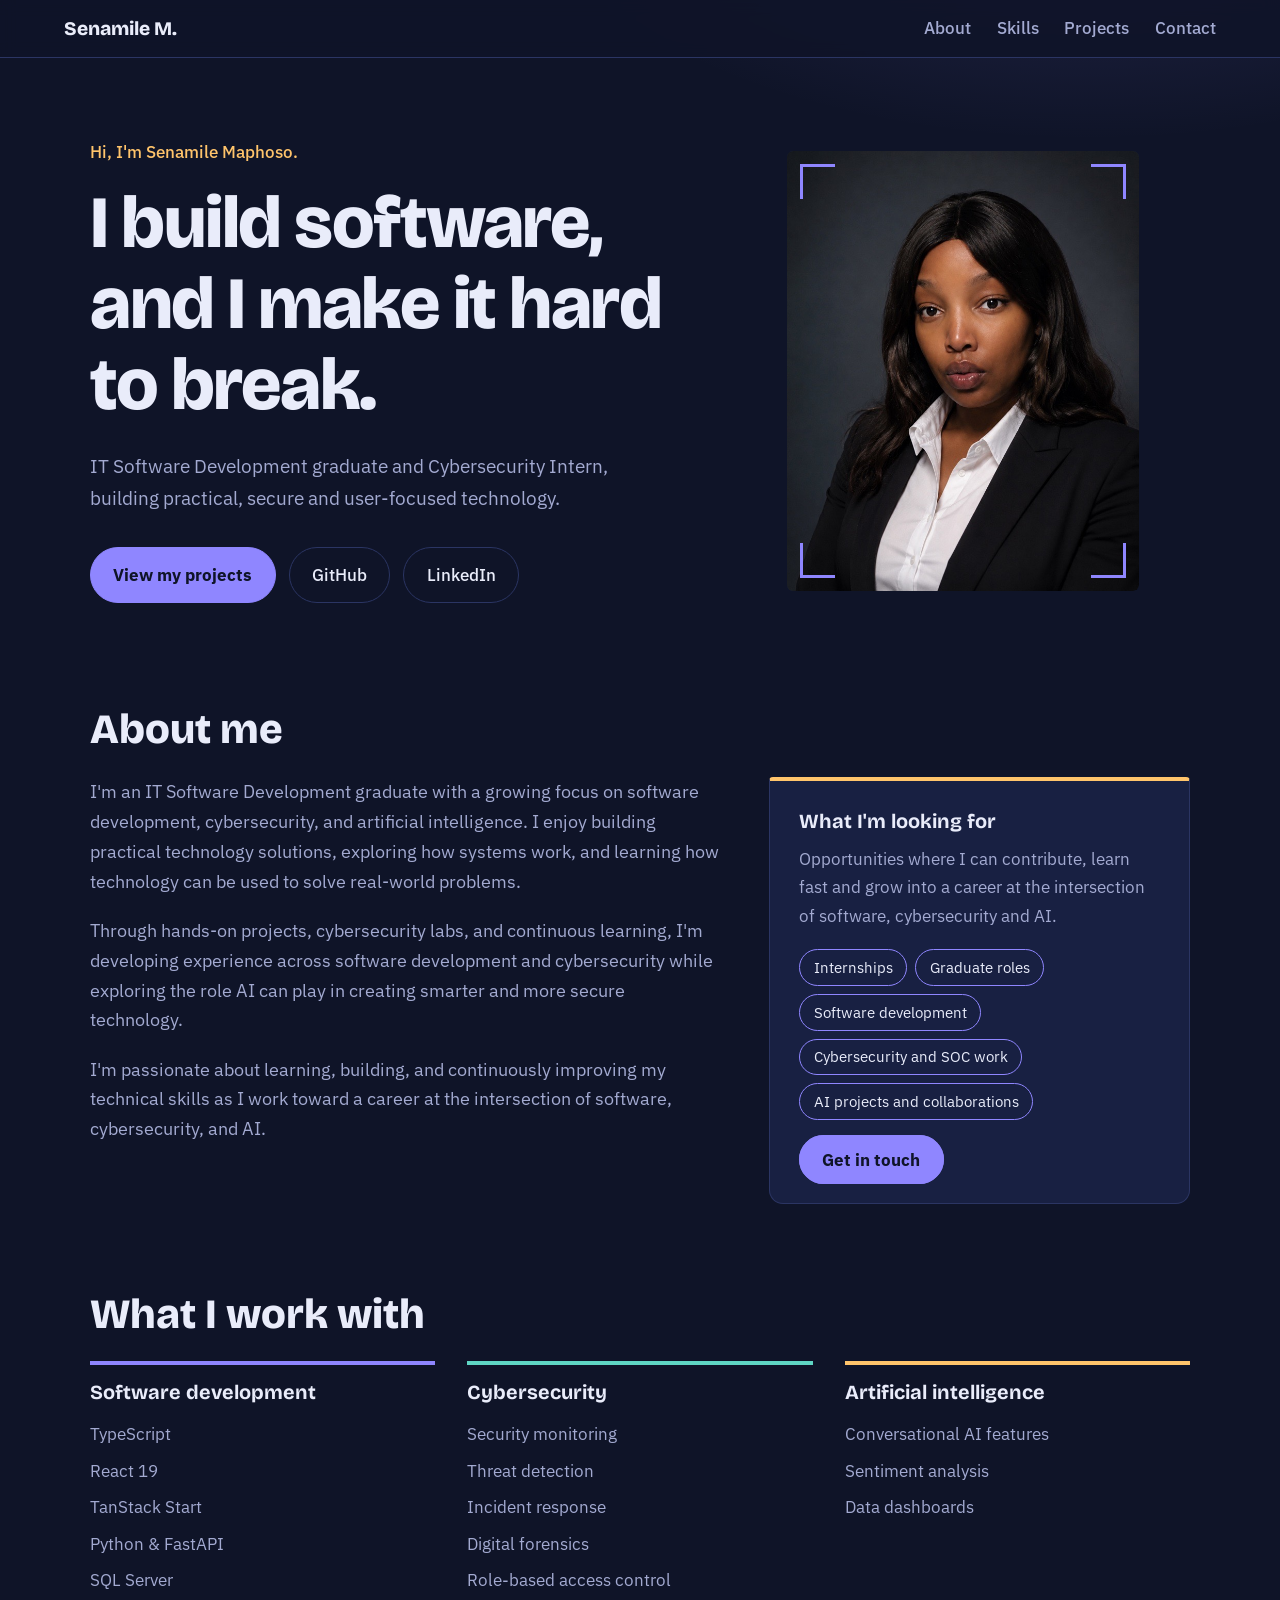
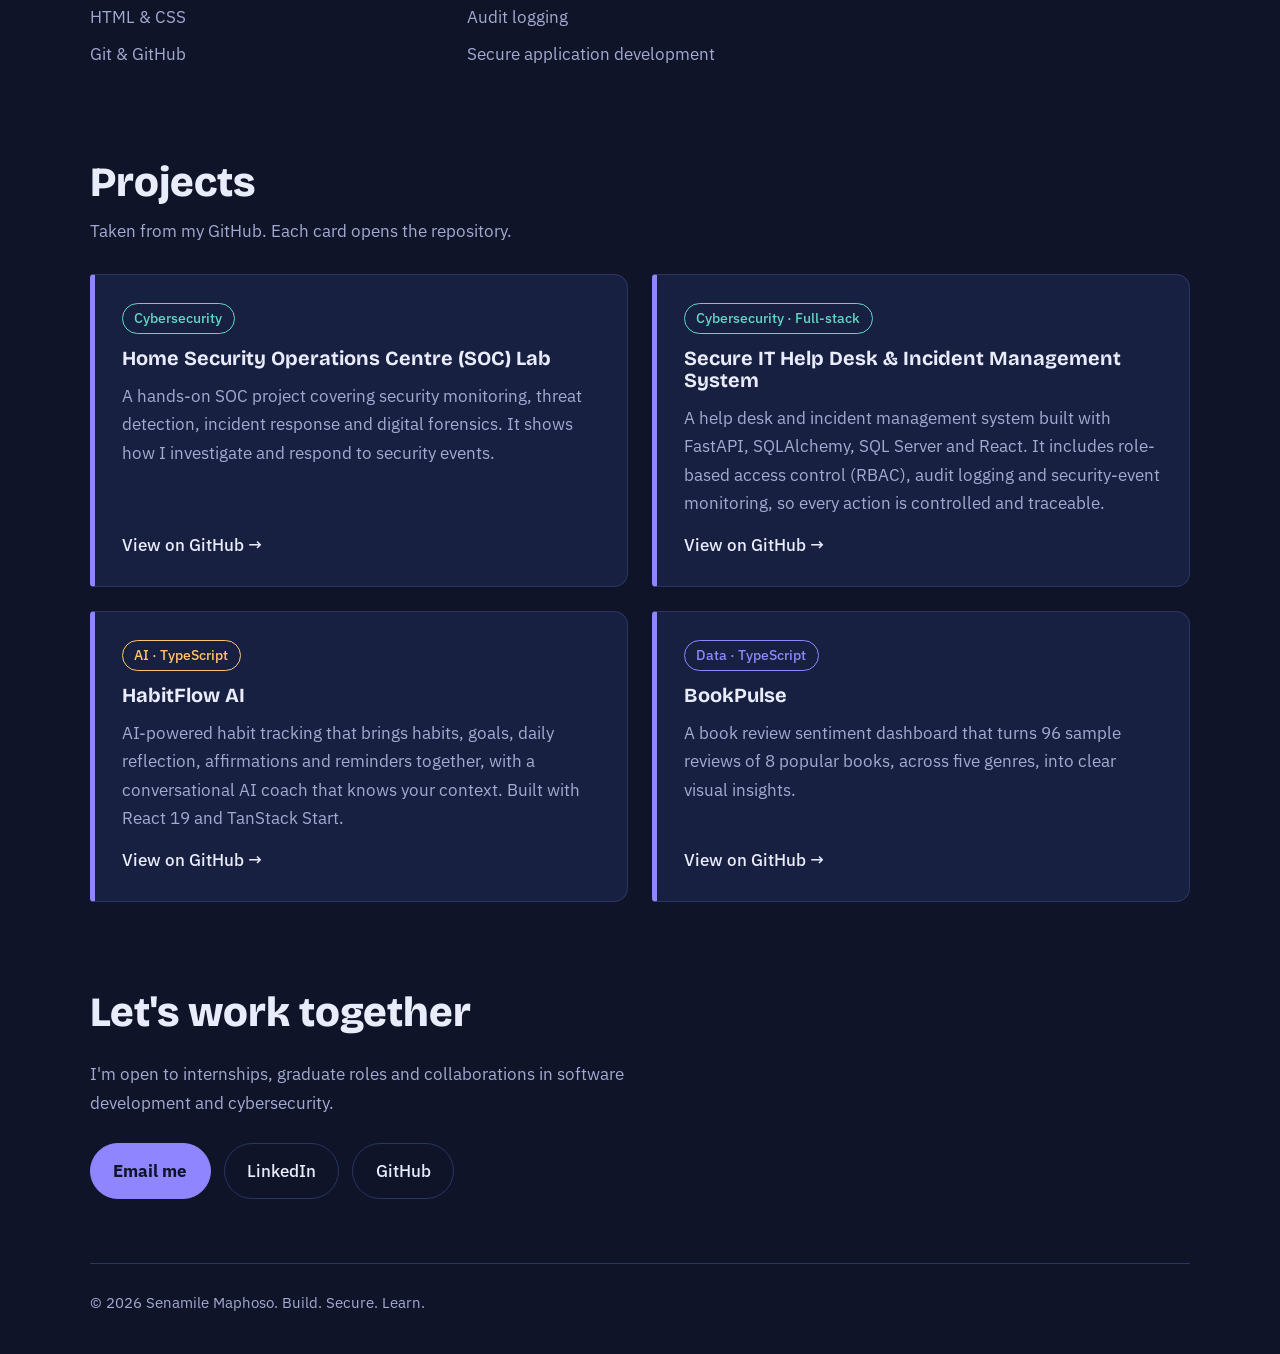
<file: index.html>
<!DOCTYPE html>
<html lang="en">
<head>
  <meta charset="UTF-8">
  <meta name="viewport" content="width=device-width, initial-scale=1">
  <title>Senamile Maphoso | Software Development, Cybersecurity & AI</title>
  <meta name="description" content="Portfolio of Senamile Maphoso, IT Software Development graduate and Cybersecurity Intern.">
  <link rel="preconnect" href="https://fonts.googleapis.com">
  <link rel="preconnect" href="https://fonts.gstatic.com" crossorigin>
  <link href="https://fonts.googleapis.com/css2?family=Bricolage+Grotesque:opsz,wght@12..96,500;12..96,700;12..96,800&family=IBM+Plex+Sans:wght@400;500&display=swap" rel="stylesheet">
  <link rel="stylesheet" href="style.css">
</head>
<body>

  <header class="nav">
    <a class="logo" href="#top">Senamile M.</a>
    <nav>
      <a href="#about">About</a>
      <a href="#skills">Skills</a>
      <a href="#projects">Projects</a>
      <a href="#contact">Contact</a>
    </nav>
  </header>

  <main id="top">

    <!-- HERO -->
    <section class="hero">
      <div class="hero-text">
        <p class="hello">Hi, I'm Senamile Maphoso.</p>
        <h1>I build software, and I make it hard to break.</h1>
        <p class="lead">IT Software Development graduate and Cybersecurity Intern, building practical, secure and user-focused technology.</p>
        <div class="actions">
          <a class="btn primary" href="#projects">View my projects</a>
          <a class="btn" href="https://github.com/Nonhlanhla111" target="_blank" rel="noopener">GitHub</a>
          <a class="btn" href="https://www.linkedin.com/in/senamile-maphoso-052ba9210/" target="_blank" rel="noopener">LinkedIn</a>
        </div>
      </div>

      <!-- PHOTO: saved as images/profile.jpg -->
      <div class="photo">
        <span class="corner tl"></span><span class="corner tr"></span>
        <span class="corner bl"></span><span class="corner br"></span>
        <div class="photo-empty">
          <strong>Your photo goes here</strong>
          <span>Save it as <code>images/profile.jpg</code></span>
        </div>
        <img src="images/profile.jpg" alt="Portrait of Senamile Maphoso" onerror="this.remove()">
      </div>
    </section>

    <!-- ABOUT -->
    <section id="about" class="section">
      <h2>About me</h2>
      <div class="about-wrap">

        <div class="about-text">
          <p>I'm an IT Software Development graduate with a growing focus on software development, cybersecurity, and artificial intelligence. I enjoy building practical technology solutions, exploring how systems work, and learning how technology can be used to solve real-world problems.</p>
          <p>Through hands-on projects, cybersecurity labs, and continuous learning, I'm developing experience across software development and cybersecurity while exploring the role AI can play in creating smarter and more secure technology.</p>
          <p>I'm passionate about learning, building, and continuously improving my technical skills as I work toward a career at the intersection of software, cybersecurity, and AI.</p>
        </div>

        <aside class="looking-for">
          <h3>What I'm looking for</h3>
          <p>Opportunities where I can contribute, learn fast and grow into a career at the intersection of software, cybersecurity and AI.</p>
          <ul>
            <li>Internships</li>
            <li>Graduate roles</li>
            <li>Software development</li>
            <li>Cybersecurity and SOC work</li>
            <li>AI projects and collaborations</li>
          </ul>
          <a class="btn primary" href="#contact">Get in touch</a>
        </aside>

      </div>
    </section>

    <!-- SKILLS (edit these lists to match what you know) -->
    <section id="skills" class="section">
      <h2>What I work with</h2>
      <div class="skills">
        <div class="skill dev">
          <h3>Software development</h3>
          <ul>
            <li>TypeScript</li>
            <li>React 19</li>
            <li>TanStack Start</li>
            <li>Python &amp; FastAPI</li>
            <li>SQL Server</li>
            <li>HTML &amp; CSS</li>
            <li>Git &amp; GitHub</li>
          </ul>
        </div>
        <div class="skill sec">
          <h3>Cybersecurity</h3>
          <ul>
            <li>Security monitoring</li>
            <li>Threat detection</li>
            <li>Incident response</li>
            <li>Digital forensics</li>
            <li>Role-based access control</li>
            <li>Audit logging</li>
            <li>Secure application development</li>
          </ul>
        </div>
        <div class="skill ai">
          <h3>Artificial intelligence</h3>
          <ul>
            <li>Conversational AI features</li>
            <li>Sentiment analysis</li>
            <li>Data dashboards</li>
          </ul>
        </div>
      </div>
    </section>

    <!-- PROJECTS -->
    <section id="projects" class="section">
      <h2>Projects</h2>
      <p class="section-note">Taken from my GitHub. Each card opens the repository.</p>

      <div class="projects">
        <a class="project" href="https://github.com/Nonhlanhla111/Home-Security-Operations-Centre-SOC-Lab" target="_blank" rel="noopener">
          <span class="tag sec">Cybersecurity</span>
          <h3>Home Security Operations Centre (SOC) Lab</h3>
          <p>A hands-on SOC project covering security monitoring, threat detection, incident response and digital forensics. It shows how I investigate and respond to security events.</p>
          <span class="go">View on GitHub</span>
        </a>

        <a class="project" href="https://github.com/Nonhlanhla111/securehelpdesk" target="_blank" rel="noopener">
          <span class="tag sec">Cybersecurity · Full-stack</span>
          <h3>Secure IT Help Desk &amp; Incident Management System</h3>
          <p>A help desk and incident management system built with FastAPI, SQLAlchemy, SQL Server and React. It includes role-based access control (RBAC), audit logging and security-event monitoring, so every action is controlled and traceable.</p>
          <span class="go">View on GitHub</span>
        </a>

        <a class="project" href="https://github.com/Nonhlanhla111/habitflow-ai" target="_blank" rel="noopener">
          <span class="tag ai">AI · TypeScript</span>
          <h3>HabitFlow AI</h3>
          <p>AI-powered habit tracking that brings habits, goals, daily reflection, affirmations and reminders together, with a conversational AI coach that knows your context. Built with React 19 and TanStack Start.</p>
          <span class="go">View on GitHub</span>
        </a>

        <a class="project" href="https://github.com/Nonhlanhla111/sentiment-storyteller" target="_blank" rel="noopener">
          <span class="tag dev">Data · TypeScript</span>
          <h3>BookPulse</h3>
          <p>A book review sentiment dashboard that turns 96 sample reviews of 8 popular books, across five genres, into clear visual insights.</p>
          <span class="go">View on GitHub</span>
        </a>
      </div>
    </section>

    <!-- CONTACT -->
    <section id="contact" class="section contact">
      <h2>Let's work together</h2>
      <p>I'm open to internships, graduate roles and collaborations in software development and cybersecurity.</p>
      <div class="actions">
        <!-- Replace with your real email address -->
        <a class="btn primary" href="mailto:your.email@example.com">Email me</a>
        <a class="btn" href="https://www.linkedin.com/in/senamile-maphoso-052ba9210/" target="_blank" rel="noopener">LinkedIn</a>
        <a class="btn" href="https://github.com/Nonhlanhla111" target="_blank" rel="noopener">GitHub</a>
      </div>
    </section>
  </main>

  <footer>
    <p>&copy; 2026 Senamile Maphoso. Build. Secure. Learn.</p>
  </footer>

</body>
</html>
</file>
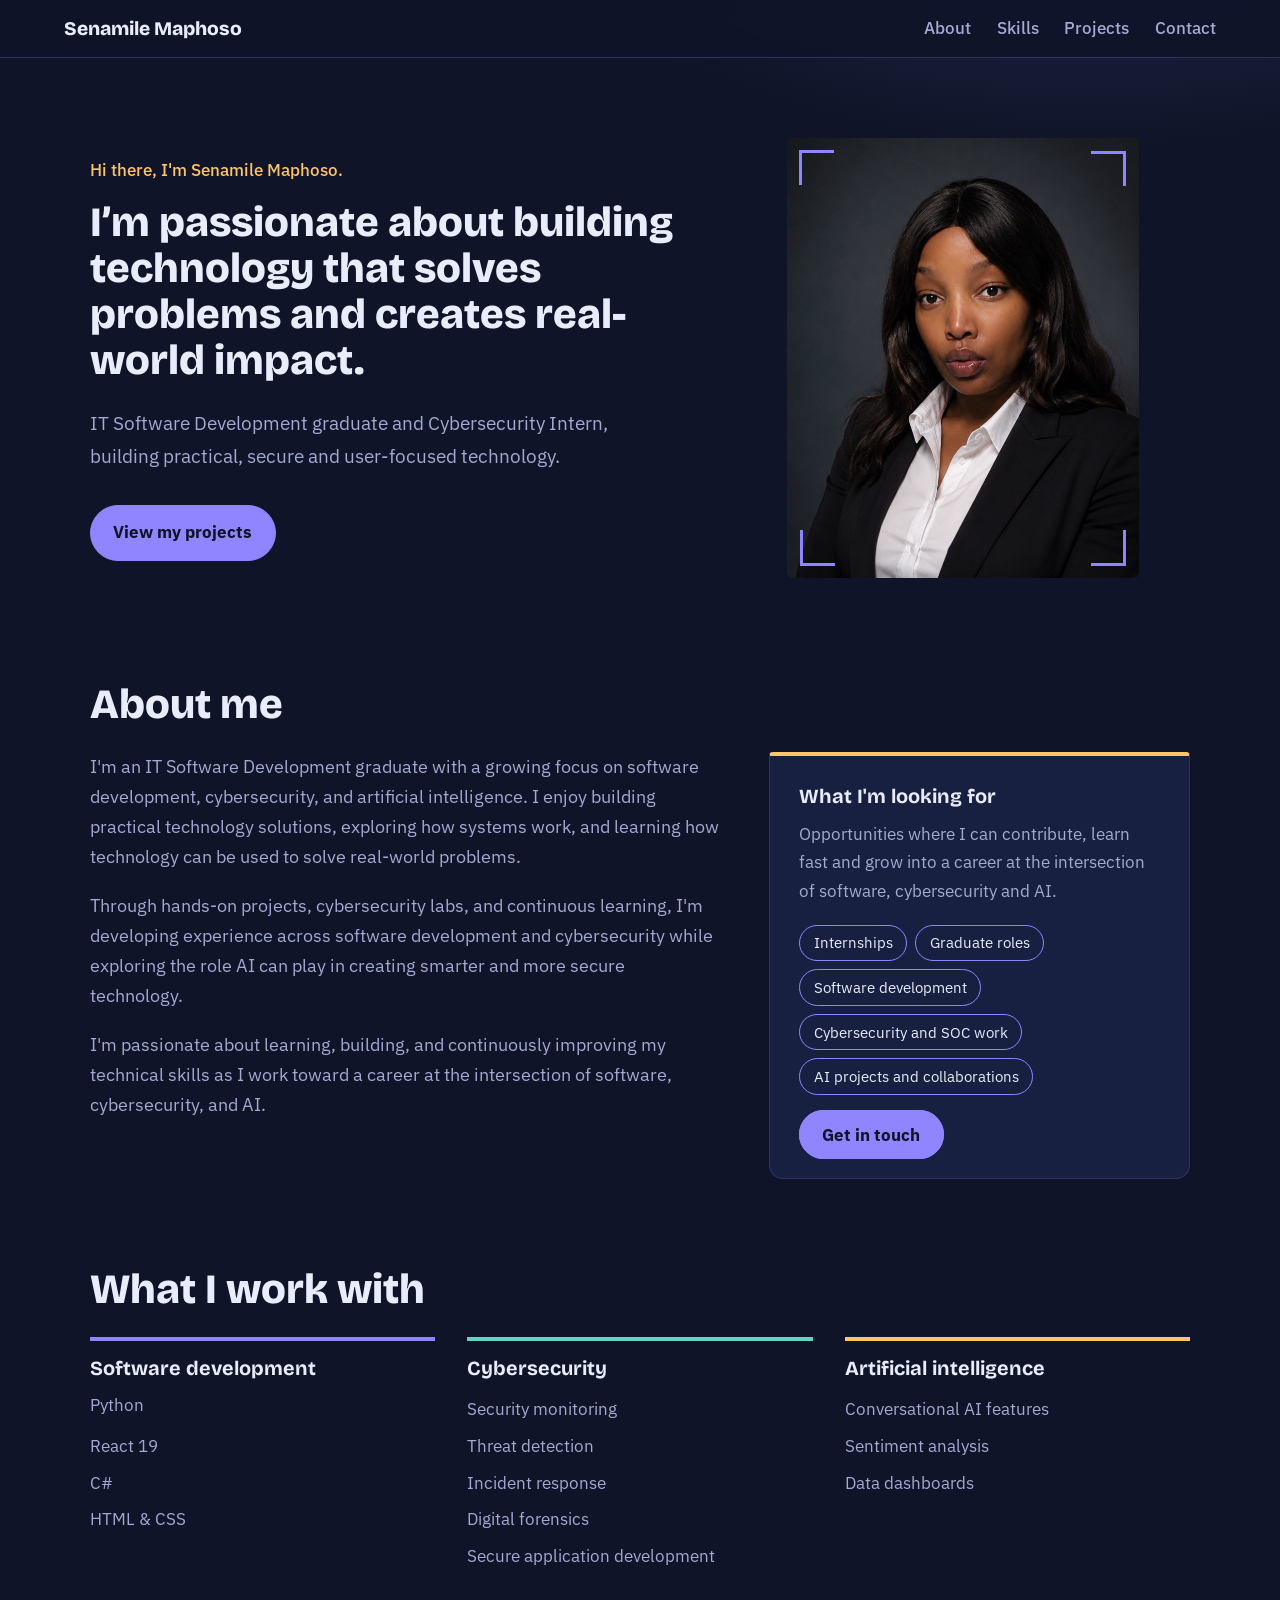
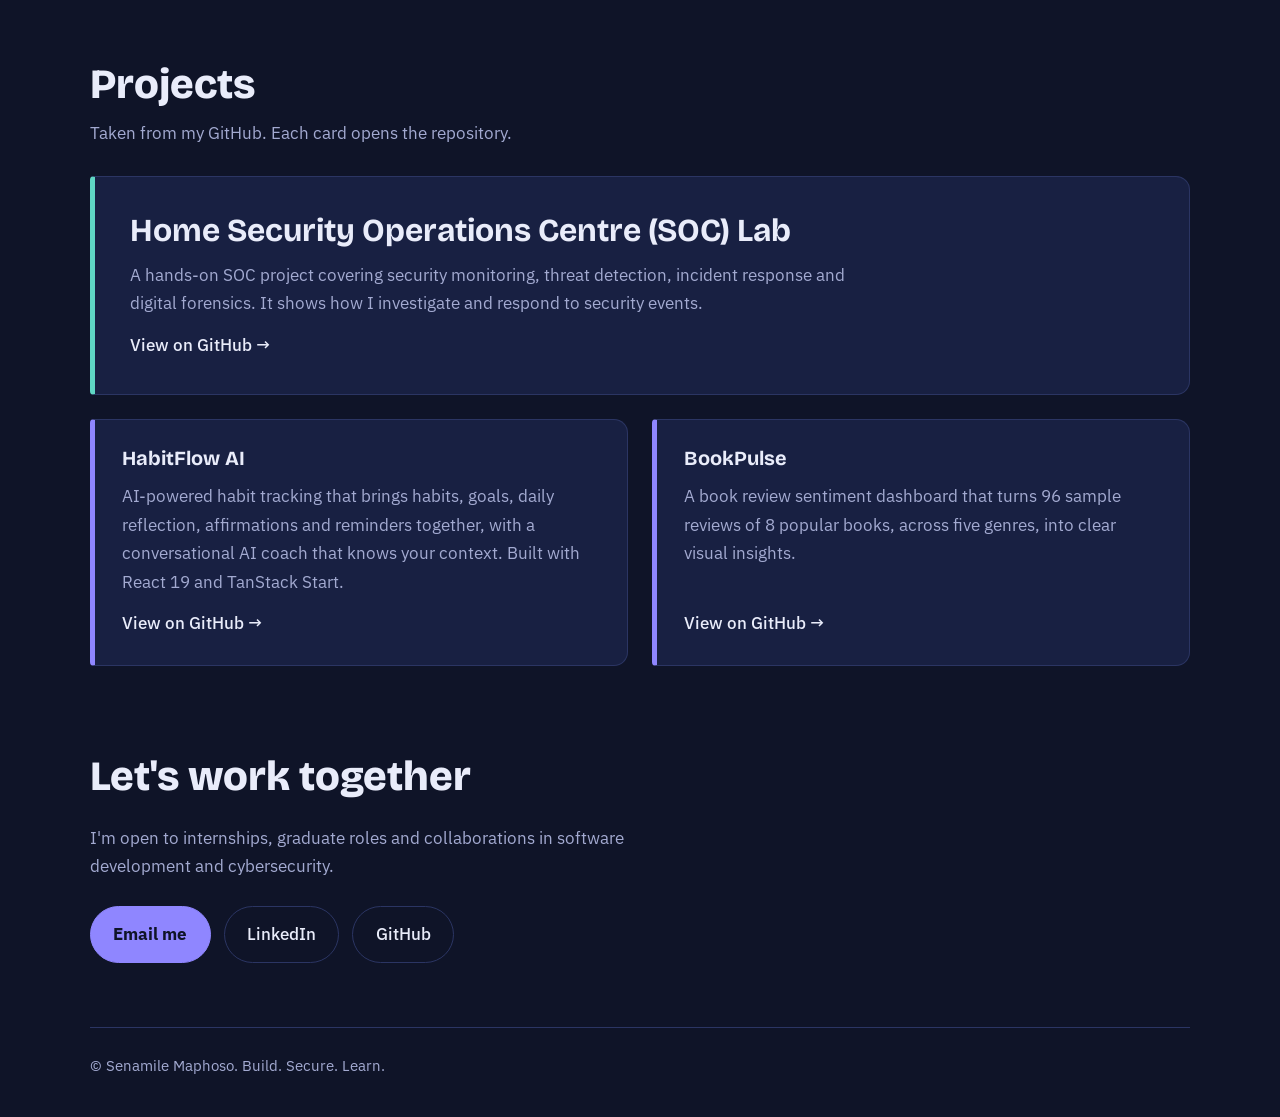
<file: portfolio/index.html>
<!DOCTYPE html>
<html lang="en">
<head>
  <meta charset="UTF-8">
  <meta name="viewport" content="width=device-width, initial-scale=1">
  <title>Senamile Maphoso | Software Development, Cybersecurity & AI</title>
  <meta name="description" content="Portfolio of Senamile Maphoso, IT Software Development graduate and Cybersecurity Intern.">
  <link rel="preconnect" href="https://fonts.googleapis.com">
  <link rel="preconnect" href="https://fonts.gstatic.com" crossorigin>
  <link href="https://fonts.googleapis.com/css2?family=Bricolage+Grotesque:opsz,wght@12..96,500;12..96,700;12..96,800&family=IBM+Plex+Sans:wght@400;500&display=swap" rel="stylesheet">
  <link rel="stylesheet" href="style.css">
</head>
<body>

  <header class="nav">
    <a class="logo" href="#top">Senamile Maphoso</a>
    <nav>
      <a href="#about">About</a>
      <a href="#skills">Skills</a>
      <a href="#projects">Projects</a>
      <a href="#contact">Contact</a>
    </nav>
  </header>

  <main id="top">

    <!-- HERO -->
    <section class="hero">
      <div class="hero-text">
        <p class="hello">Hi there, I'm Senamile Maphoso.</p>
        <h2>I’m passionate about building technology that solves problems and creates real-world impact.</h2>
        <p class="lead">IT Software Development graduate and Cybersecurity Intern, building practical, secure and user-focused technology.</p>
        <div class="actions">
          <a class="btn primary" href="#projects">View my projects</a>
          
        </div>
      </div>

      <div class="photo">
        <span class="corner tl"></span><span class="corner tr"></span>
        <span class="corner bl"></span><span class="corner br"></span>
        <div class="photo-empty">
          <strong>Your photo goes here</strong>
          <span>Save it as <code>images/profile.jpg</code></span>
        </div>
        <img src="images/profile.jpg" alt="Portrait of Senamile Maphoso" onerror="this.remove()">
      </div>
    </section>

    <!-- ABOUT -->
    <section id="about" class="section">
  <h2>About me</h2>
  <div class="about-wrap">

    <div class="about-text">
      <p>I'm an IT Software Development graduate with a growing focus on software development, cybersecurity, and artificial intelligence. I enjoy building practical technology solutions, exploring how systems work, and learning how technology can be used to solve real-world problems.</p>
      <p>Through hands-on projects, cybersecurity labs, and continuous learning, I'm developing experience across software development and cybersecurity while exploring the role AI can play in creating smarter and more secure technology.</p>
      <p>I'm passionate about learning, building, and continuously improving my technical skills as I work toward a career at the intersection of software, cybersecurity, and AI.</p>
    </div>

    <aside class="looking-for">
      <h3>What I'm looking for</h3>
      <p>Opportunities where I can contribute, learn fast and grow into a career at the intersection of software, cybersecurity and AI.</p>
      <ul>
        <li>Internships</li>
        <li>Graduate roles</li>
        <li>Software development</li>
        <li>Cybersecurity and SOC work</li>
        <li>AI projects and collaborations</li>
      </ul>
      <a class="btn primary" href="#contact">Get in touch</a>
    </aside>

  </div>
</section>

    <!-- SKILLS (edit these lists to match what you know) -->
    <section id="skills" class="section">
      <h2>What I work with</h2>
      <div class="skills">
        <div class="skill dev">
          <h3>Software development</h3>
          <ul>Python<li></li><li>React 19</li><li>C#</li><li>HTML &amp; CSS</li></ul>
        </div>
        <div class="skill sec">
          <h3>Cybersecurity</h3>
          <ul><li>Security monitoring</li><li>Threat detection</li><li>Incident response</li><li>Digital forensics</li><li>Secure application development</li></ul>
        </div>
        <div class="skill ai">
          <h3>Artificial intelligence</h3>
          <ul><li>Conversational AI features</li><li>Sentiment analysis</li><li>Data dashboards</li></ul>
        </div>
      </div>
    </section>

    <!-- PROJECTS -->
    <section id="projects" class="section">
      <h2>Projects</h2>
      <p class="section-note">Taken from my GitHub. Each card opens the repository.</p>

      <div class="projects">
        <a class="project featured" href="https://github.com/Nonhlanhla111/Home-Security-Operations-Centre-SOC-Lab" target="_blank" rel="noopener">
  
          <h3>Home Security Operations Centre (SOC) Lab</h3>
          <p>A hands-on SOC project covering security monitoring, threat detection, incident response and digital forensics. It shows how I investigate and respond to security events.</p>
          <span class="go">View on GitHub</span>
        </a>

        <a class="project" href="https://github.com/Nonhlanhla111/habitflow-ai" target="_blank" rel="noopener">
      
          <h3>HabitFlow AI</h3>
          <p>AI-powered habit tracking that brings habits, goals, daily reflection, affirmations and reminders together, with a conversational AI coach that knows your context. Built with React 19 and TanStack Start.</p>
          <span class="go">View on GitHub</span>
        </a>

        <a class="project" href="https://github.com/Nonhlanhla111/sentiment-storyteller" target="_blank" rel="noopener">
        
          <h3>BookPulse</h3>
          <p>A book review sentiment dashboard that turns 96 sample reviews of 8 popular books, across five genres, into clear visual insights.</p>
          <span class="go">View on GitHub</span>
        </a>
      </div>
    </section>

    <!-- CONTACT -->
    <section id="contact" class="section contact">
      <h2>Let's work together</h2>
      <p>I'm open to internships, graduate roles and collaborations in software development and cybersecurity.</p>
      <div class="actions">
        <!-- Replace with your real email address -->
        <a class="btn primary" href="mailto:senamilemaphoso8@gmail.com">Email me</a>
        <a class="btn" href="https://www.linkedin.com/in/senamile-maphoso-052ba9210/" target="_blank" rel="noopener">LinkedIn</a>
        <a class="btn" href="https://github.com/Nonhlanhla111" target="_blank" rel="noopener">GitHub</a>
      </div>
    </section>
  </main>

  <footer>
    <p>&copy; Senamile Maphoso. Build. Secure. Learn.</p>
  </footer>

</body>
</html>
</file>
<file: style.css>
/* ---------- Tokens: change colours here and the whole site updates ---------- */
:root {
  --ink: #0f1428;
  --panel: #182042;
  --line: #2b3563;
  --text: #e9ecfa;
  --muted: #a3aad1;
  --violet: #8f86ff;
  --amber: #ffc46b;
  --teal: #5fd6c4;
  --display: "Bricolage Grotesque", "Segoe UI", system-ui, sans-serif;
  --body: "IBM Plex Sans", "Segoe UI", system-ui, sans-serif;
}

* { box-sizing: border-box; margin: 0; }
html { scroll-behavior: smooth; scroll-padding-top: 5rem; }
body {
  background: var(--ink);
  background-image: radial-gradient(60rem 30rem at 85% -5%, rgba(143,134,255,.18), transparent 60%);
  color: var(--text);
  font: 400 1.05rem/1.7 var(--body);
}
a { color: inherit; text-decoration: none; }
:focus-visible { outline: 3px solid var(--amber); outline-offset: 3px; }

/* ---------- Nav ---------- */
.nav {
  position: sticky; top: 0; z-index: 10;
  display: flex; justify-content: space-between; align-items: center;
  padding: .9rem clamp(1.25rem, 5vw, 4rem);
  background: rgba(15,20,40,.88); backdrop-filter: blur(8px);
  border-bottom: 1px solid var(--line);
}
.logo { font: 800 1.2rem var(--display); }
.nav nav { display: flex; gap: 1.6rem; }
.nav nav a { color: var(--muted); font-weight: 500; }
.nav nav a:hover { color: var(--text); }

/* ---------- Layout ---------- */
.hero, .section, footer {
  width: min(1100px, 100% - 2.5rem);
  margin-inline: auto;
}
.section { padding: 4.5rem 0 1rem; }
h1, h2, h3 { font-family: var(--display); line-height: 1.1; }
h2 { font-size: clamp(1.9rem, 4vw, 2.6rem); font-weight: 800; margin-bottom: 1.5rem; }
h3 { font-size: 1.25rem; font-weight: 700; }

/* ---------- Hero ---------- */
.hero {
  display: grid; grid-template-columns: 1.3fr 1fr; gap: 3.5rem;
  align-items: center; padding: 5rem 0 2rem;
}
.hello { color: var(--amber); font-weight: 500; margin-bottom: 1rem; }
h1 { font-size: clamp(2.6rem, 6.5vw, 4.6rem); font-weight: 800; letter-spacing: -.02em; }
.lead { color: var(--muted); font-size: 1.2rem; max-width: 34rem; margin: 1.5rem 0 2rem; }
.actions { display: flex; flex-wrap: wrap; gap: .8rem; }
.btn {
  padding: .8rem 1.4rem; border-radius: 999px; font-weight: 500;
  border: 1.5px solid var(--line); transition: background .2s, border-color .2s;
}
.btn:hover { border-color: var(--violet); background: rgba(143,134,255,.12); }
.btn.primary { background: var(--violet); border-color: var(--violet); color: var(--ink); font-weight: 700; }
.btn.primary:hover { background: #a59eff; }

/* Photo frame with scanner-style corners */
.photo {
  position: relative; aspect-ratio: 4 / 5; max-width: 22rem; width: 100%;
  justify-self: center; background: var(--panel); overflow: hidden;
  border-radius: 6px;
}
.photo img {
  position: absolute; inset: 0; width: 100%; height: 100%;
  object-fit: cover; object-position: center 18%;
}
.photo-empty {
  position: absolute; inset: 0; display: grid; place-content: center;
  text-align: center; gap: .4rem; padding: 1.5rem; color: var(--muted);
  background: repeating-linear-gradient(45deg, transparent 0 14px, rgba(143,134,255,.07) 14px 15px);
}
.photo-empty strong { color: var(--text); font-family: var(--display); font-size: 1.3rem; }
code { color: var(--amber); font-size: .95em; }
.corner { position: absolute; width: 2.2rem; height: 2.2rem; z-index: 2; border: 0 solid var(--violet); }
.tl { top: .8rem; left: .8rem; border-top-width: 3px; border-left-width: 3px; }
.tr { top: .8rem; right: .8rem; border-top-width: 3px; border-right-width: 3px; }
.bl { bottom: .8rem; left: .8rem; border-bottom-width: 3px; border-left-width: 3px; }
.br { bottom: .8rem; right: .8rem; border-bottom-width: 3px; border-right-width: 3px; }

/* ---------- About me ---------- */
.about-wrap {
  display: grid;
  grid-template-columns: 1.5fr 1fr;
  gap: 3rem;
  align-items: start;
}
.about-text p { color: var(--muted); font-size: 1.1rem; max-width: 40rem; }
.about-text p + p { margin-top: 1.2rem; }

.looking-for {
  background: var(--panel);
  border: 1px solid var(--line);
  border-top: 4px solid var(--amber);
  border-radius: 4px 4px 14px 14px;
  padding: 1.8rem;
}
.looking-for p { color: var(--muted); margin: .8rem 0 1.2rem; }
.looking-for ul { list-style: none; padding: 0; display: flex; flex-wrap: wrap; gap: .5rem; margin-bottom: 1.6rem; }
.looking-for li {
  padding: .3rem .85rem;
  border: 1px solid var(--violet);
  border-radius: 999px;
  font-size: .92rem;
  color: var(--text);
}

/* ---------- Skills ---------- */
.skills { display: grid; grid-template-columns: repeat(3, 1fr); gap: 2rem; }
.skill { border-top: 4px solid var(--c); padding-top: 1rem; }
.skill.dev { --c: var(--violet); }
.skill.sec { --c: var(--teal); }
.skill.ai  { --c: var(--amber); }
.skill ul { list-style: none; padding: 0; margin-top: .8rem; color: var(--muted); }
.skill li { padding: .25rem 0; }

/* ---------- Projects ---------- */
.section-note { color: var(--muted); margin: -.8rem 0 1.8rem; }
.projects { display: grid; grid-template-columns: 1fr 1fr; gap: 1.5rem; }
.project {
  display: flex; flex-direction: column; gap: .8rem; padding: 1.7rem;
  background: var(--panel); border: 1px solid var(--line);
  border-left: 5px solid var(--violet); border-radius: 4px 14px 14px 4px;
  transition: border-color .2s, transform .2s;
}
.project:hover { border-color: var(--violet); transform: translateY(-3px); }
.project p { color: var(--muted); max-width: 46rem; }
.tag { align-self: flex-start; font-size: .85rem; font-weight: 500; padding: .2rem .7rem; border-radius: 999px; border: 1px solid currentColor; }
.tag.sec { color: var(--teal); } .tag.ai { color: var(--amber); } .tag.dev { color: var(--violet); }
.go { margin-top: auto; font-weight: 500; color: var(--text); }
.go::after { content: " \2192"; }

/* ---------- Contact & footer ---------- */
.contact { text-align: left; padding-bottom: 4rem; }
.contact p { color: var(--muted); max-width: 36rem; margin-bottom: 1.6rem; }
footer { border-top: 1px solid var(--line); padding: 1.6rem 0 2.4rem; color: var(--muted); font-size: .95rem; }

/* ---------- One page-load moment: hero reveal ---------- */
@keyframes rise { from { opacity: 0; transform: translateY(18px); } to { opacity: 1; transform: none; } }
.hero-text > * { animation: rise .7s both; }
.hero-text > :nth-child(2) { animation-delay: .1s; }
.hero-text > :nth-child(3) { animation-delay: .2s; }
.hero-text > :nth-child(4) { animation-delay: .3s; }
.photo { animation: rise .8s .25s both; }

@media (prefers-reduced-motion: reduce) {
  html { scroll-behavior: auto; }
  * { animation: none !important; transition: none !important; }
}

/* ---------- Responsive ---------- */
@media (max-width: 800px) {
  .hero, .about-wrap, .skills, .projects { grid-template-columns: 1fr; }
  .hero { padding-top: 3rem; gap: 2.5rem; }
  .about-wrap { gap: 2rem; }
  .photo { max-width: 17rem; }
  .nav nav { gap: 1rem; font-size: .95rem; }
}
</file>
<file: portfolio/style.css>
/* ---------- Tokens: change colours here and the whole site updates ---------- */
:root {
  --ink: #0f1428;
  --panel: #182042;
  --line: #2b3563;
  --text: #e9ecfa;
  --muted: #a3aad1;
  --violet: #8f86ff;
  --amber: #ffc46b;
  --teal: #5fd6c4;
  --display: "Bricolage Grotesque", "Segoe UI", system-ui, sans-serif;
  --body: "IBM Plex Sans", "Segoe UI", system-ui, sans-serif;
}

* { box-sizing: border-box; margin: 0; }
html { scroll-behavior: smooth; scroll-padding-top: 5rem; }
body {
  background: var(--ink);
  background-image: radial-gradient(60rem 30rem at 85% -5%, rgba(143,134,255,.18), transparent 60%);
  color: var(--text);
  font: 400 1.05rem/1.7 var(--body);
}
a { color: inherit; text-decoration: none; }
:focus-visible { outline: 3px solid var(--amber); outline-offset: 3px; }

/* ---------- Nav ---------- */
.nav {
  position: sticky; top: 0; z-index: 10;
  display: flex; justify-content: space-between; align-items: center;
  padding: .9rem clamp(1.25rem, 5vw, 4rem);
  background: rgba(15,20,40,.88); backdrop-filter: blur(8px);
  border-bottom: 1px solid var(--line);
}
.logo { font: 800 1.2rem var(--display); }
.nav nav { display: flex; gap: 1.6rem; }
.nav nav a { color: var(--muted); font-weight: 500; }
.nav nav a:hover { color: var(--text); }

/* ---------- Layout ---------- */
.hero, .section, footer {
  width: min(1100px, 100% - 2.5rem);
  margin-inline: auto;
}
.section { padding: 4.5rem 0 1rem; }
h1, h2, h3 { font-family: var(--display); line-height: 1.1; }
h2 { font-size: clamp(1.9rem, 4vw, 2.6rem); font-weight: 800; margin-bottom: 1.5rem; }
h3 { font-size: 1.25rem; font-weight: 700; }

/* ---------- Hero ---------- */
.hero {
  display: grid; grid-template-columns: 1.3fr 1fr; gap: 3.5rem;
  align-items: center; padding: 5rem 0 2rem;
}
.hello { color: var(--amber); font-weight: 500; margin-bottom: 1rem; }
h1 { font-size: clamp(2.6rem, 6.5vw, 4.6rem); font-weight: 800; letter-spacing: -.02em; }
.lead { color: var(--muted); font-size: 1.2rem; max-width: 34rem; margin: 1.5rem 0 2rem; }
.actions { display: flex; flex-wrap: wrap; gap: .8rem; }
.btn {
  padding: .8rem 1.4rem; border-radius: 999px; font-weight: 500;
  border: 1.5px solid var(--line); transition: background .2s, border-color .2s;
}
.btn:hover { border-color: var(--violet); background: rgba(143,134,255,.12); }
.btn.primary { background: var(--violet); border-color: var(--violet); color: var(--ink); font-weight: 700; }
.btn.primary:hover { background: #a59eff; }

/* Photo frame with scanner-style corners */
.photo {
  position: relative; aspect-ratio: 4 / 5; max-width: 22rem; width: 100%;
  justify-self: center; background: var(--panel); overflow: hidden;
  border-radius: 6px;
}
.photo img { position: absolute; inset: 0; width: 100%; height: 100%; object-fit: cover; }
.photo-empty {
  position: absolute; inset: 0; display: grid; place-content: center;
  text-align: center; gap: .4rem; padding: 1.5rem; color: var(--muted);
  background: repeating-linear-gradient(45deg, transparent 0 14px, rgba(143,134,255,.07) 14px 15px);
}
.photo-empty strong { color: var(--text); font-family: var(--display); font-size: 1.3rem; }
code { color: var(--amber); font-size: .95em; }
.corner { position: absolute; width: 2.2rem; height: 2.2rem; z-index: 2; border: 0 solid var(--violet); }
.tl { top: .8rem; left: .8rem; border-top-width: 3px; border-left-width: 3px; }
.tr { top: .8rem; right: .8rem; border-top-width: 3px; border-right-width: 3px; }
.bl { bottom: .8rem; left: .8rem; border-bottom-width: 3px; border-left-width: 3px; }
.br { bottom: .8rem; right: .8rem; border-bottom-width: 3px; border-right-width: 3px; }

/* ---------- About ---------- */
.photo img { object-position: center 18%; }
.about { display: grid; grid-template-columns: 1fr 1.6fr; gap: 2.5rem; align-items: start; }
.about-intro { color: var(--muted); font-size: 1.2rem; max-width: 22rem; }
.faq { display: grid; gap: .8rem; }
.faq details { background: var(--panel); border: 1px solid var(--line); border-radius: 12px; padding: 0 1.3rem; }
.faq details[open] { border-color: var(--violet); }
.faq summary {
  cursor: pointer; list-style: none; padding: 1.1rem 0;
  font: 700 1.15rem var(--display); display: flex; justify-content: space-between; gap: 1rem;
}
.faq summary::-webkit-details-marker { display: none; }
.faq summary::after { content: "+"; color: var(--amber); font-size: 1.4rem; line-height: 1; }
.faq details[open] summary::after { content: "\2212"; }
.faq details p { color: var(--muted); padding-bottom: 1.2rem; }
.faq a { color: var(--amber); text-decoration: underline; }

/* ---------- Skills ---------- */
.skills { display: grid; grid-template-columns: repeat(3, 1fr); gap: 2rem; }
.skill { border-top: 4px solid var(--c); padding-top: 1rem; }
.skill.dev { --c: var(--violet); }
.skill.sec { --c: var(--teal); }
.skill.ai  { --c: var(--amber); }
.skill ul { list-style: none; padding: 0; margin-top: .8rem; color: var(--muted); }
.skill li { padding: .25rem 0; }

/* ---------- Projects ---------- */
.section-note { color: var(--muted); margin: -.8rem 0 1.8rem; }
.projects { display: grid; grid-template-columns: 1fr 1fr; gap: 1.5rem; }
.project {
  display: flex; flex-direction: column; gap: .8rem; padding: 1.7rem;
  background: var(--panel); border: 1px solid var(--line);
  border-left: 5px solid var(--c, var(--violet)); border-radius: 4px 14px 14px 4px;
  transition: border-color .2s, transform .2s;
}
.project:hover { border-color: var(--c, var(--violet)); transform: translateY(-3px); }
.project.featured { grid-column: 1 / -1; --c: var(--teal); padding: 2.2rem; }
.project.featured h3 { font-size: clamp(1.5rem, 3vw, 2rem); }
.project p { color: var(--muted); max-width: 46rem; }
.tag { align-self: flex-start; font-size: .85rem; font-weight: 500; padding: .2rem .7rem; border-radius: 999px; border: 1px solid currentColor; }
.tag.sec { color: var(--teal); } .tag.ai { color: var(--amber); } .tag.dev { color: var(--violet); }
.go { margin-top: auto; font-weight: 500; color: var(--text); }
.go::after { content: " \2192"; }

/* ---------- Contact & footer ---------- */
.contact { text-align: left; padding-bottom: 4rem; }
.contact p { color: var(--muted); max-width: 36rem; margin-bottom: 1.6rem; }
footer { border-top: 1px solid var(--line); padding: 1.6rem 0 2.4rem; color: var(--muted); font-size: .95rem; }

/* ---------- One page-load moment: hero reveal ---------- */
@keyframes rise { from { opacity: 0; transform: translateY(18px); } to { opacity: 1; transform: none; } }
.hero-text > * { animation: rise .7s both; }
.hero-text > :nth-child(2) { animation-delay: .1s; }
.hero-text > :nth-child(3) { animation-delay: .2s; }
.hero-text > :nth-child(4) { animation-delay: .3s; }
.photo { animation: rise .8s .25s both; }

@media (prefers-reduced-motion: reduce) {
  html { scroll-behavior: auto; }
  * { animation: none !important; transition: none !important; }
}

/* ---------- Responsive ---------- */
@media (max-width: 800px) {
  .hero, .about, .skills, .projects { grid-template-columns: 1fr; }
  .hero { padding-top: 3rem; gap: 2.5rem; }
  .photo { max-width: 17rem; }
  .nav nav { gap: 1rem; font-size: .95rem; }
}
/* ---------- About me ---------- */
.about-wrap {
  display: grid;
  grid-template-columns: 1.5fr 1fr;
  gap: 3rem;
  align-items: start;
}
.about-text p { color: var(--muted); font-size: 1.1rem; max-width: 40rem; }
.about-text p + p { margin-top: 1.2rem; }

.looking-for {
  background: var(--panel);
  border: 1px solid var(--line);
  border-top: 4px solid var(--amber);
  border-radius: 4px 4px 14px 14px;
  padding: 1.8rem;
}
.looking-for p { color: var(--muted); margin: .8rem 0 1.2rem; }
.looking-for ul { list-style: none; padding: 0; display: flex; flex-wrap: wrap; gap: .5rem; margin-bottom: 1.6rem; }
.looking-for li {
  padding: .3rem .85rem;
  border: 1px solid var(--violet);
  border-radius: 999px;
  font-size: .92rem;
  color: var(--text);
}

@media (max-width: 800px) {
  .about-wrap { grid-template-columns: 1fr; gap: 2rem; }
}
</file>
